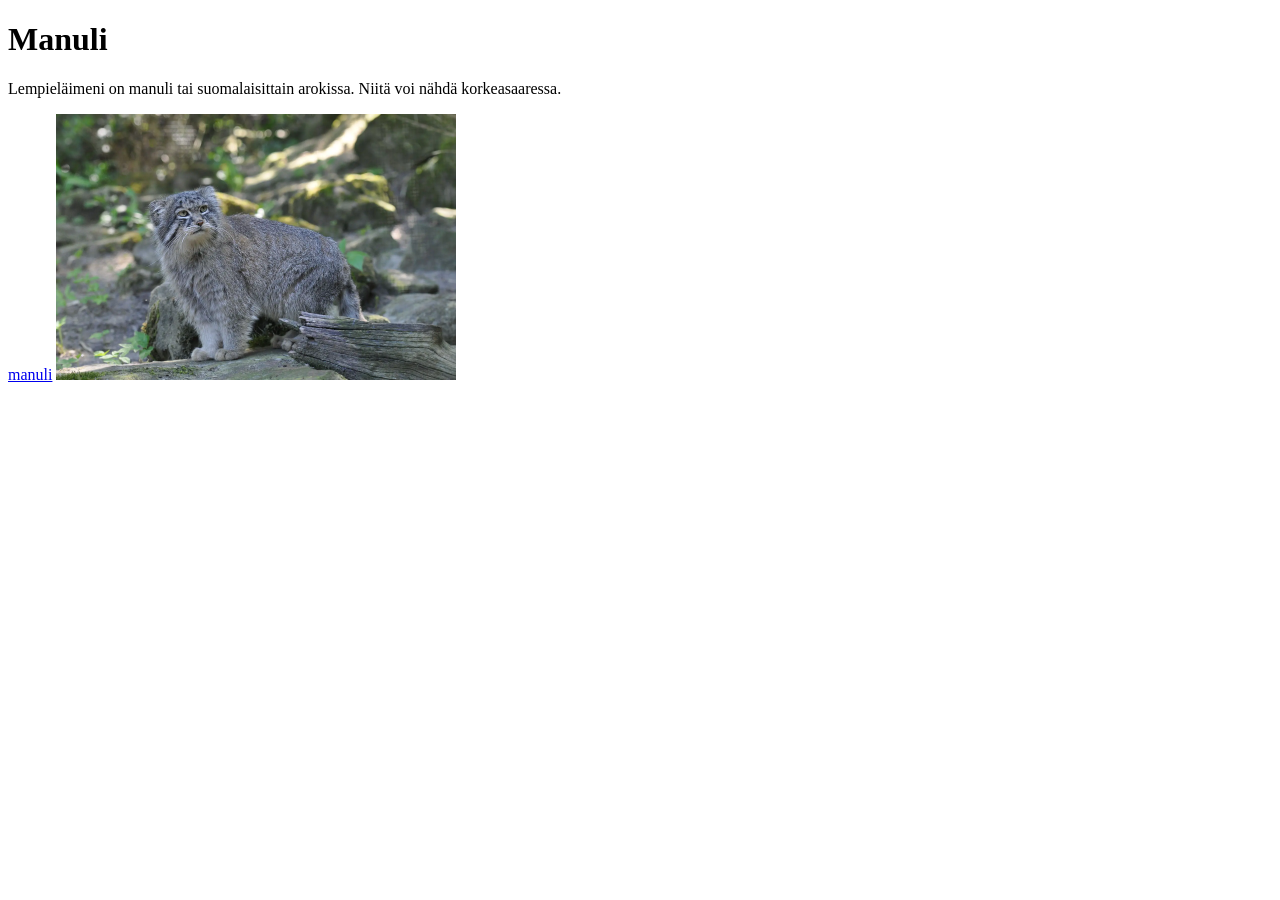
<file: workshop-01/index.html>
<!DOCTYPE html>
<html lang="fi">
<head>
    <meta charset="UTF-8">
    <title>lempieläimeni</title>
</head>
<body>
    <h1>Manuli</h1>

    <p>Lempieläimeni on manuli tai suomalaisittain arokissa. Niitä voi nähdä korkeasaaressa.</p>

    <a href="https://fi.wikipedia.org/wiki/Arokissa" target="_blank">manuli</a>

    <img src="pallass-cat.webp" alt="kissa" width="400">

</body>
</html>
</file>
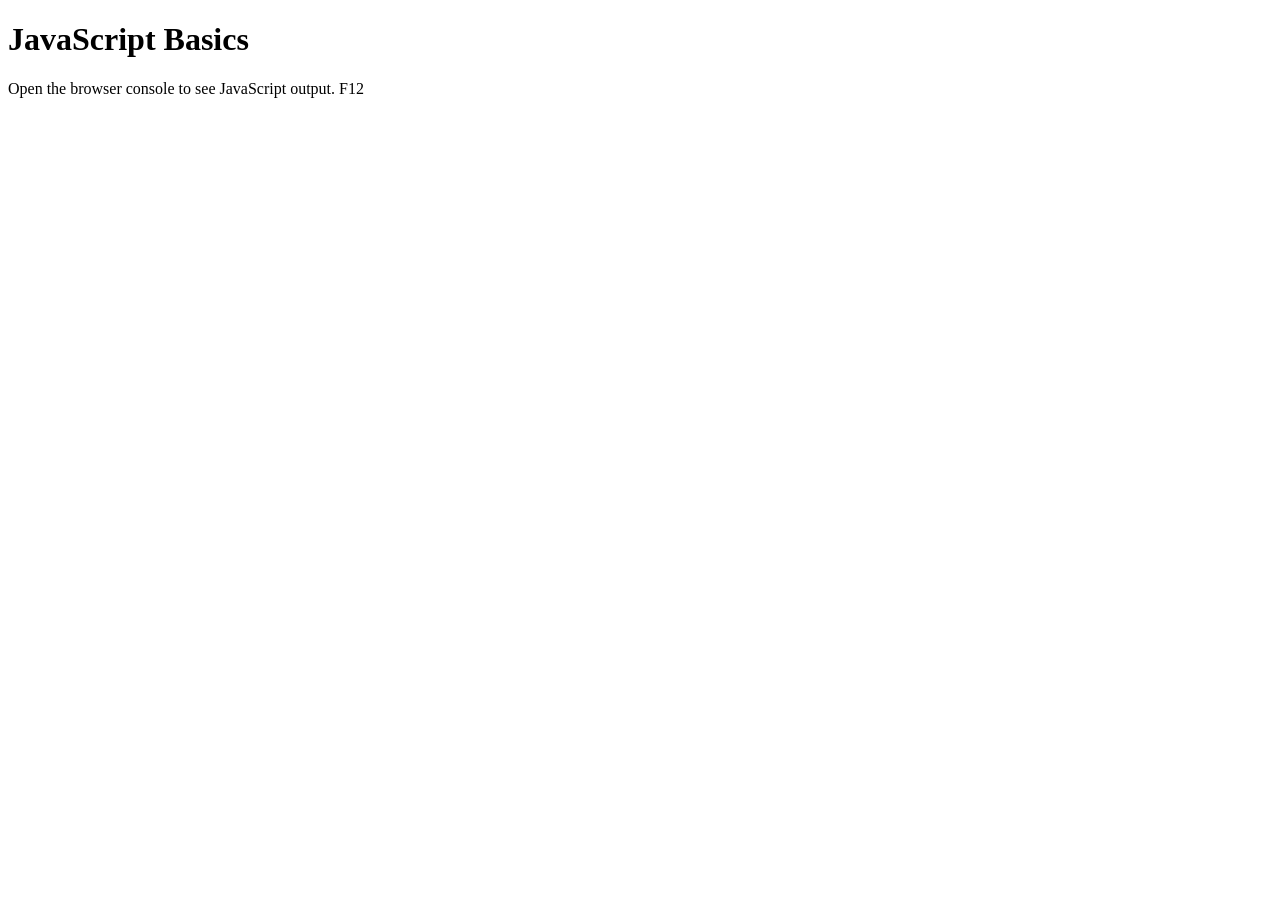
<file: workshop-02/index.html>
<!DOCTYPE html>
<html lang="en">
<head>
    <meta charset="UTF-8">
    <meta name="viewport" content="width=device-width, initial-scale=1.0">
    <title>JavaScript Basics</title>
</head>

<body>

    <h1>JavaScript Basics</h1>
    <p>Open the browser console to see JavaScript output. F12</p>

    <!--Link to JavaScript file-->
    <script src="js/script.js"></script>
    
</body>
</html>
</file>
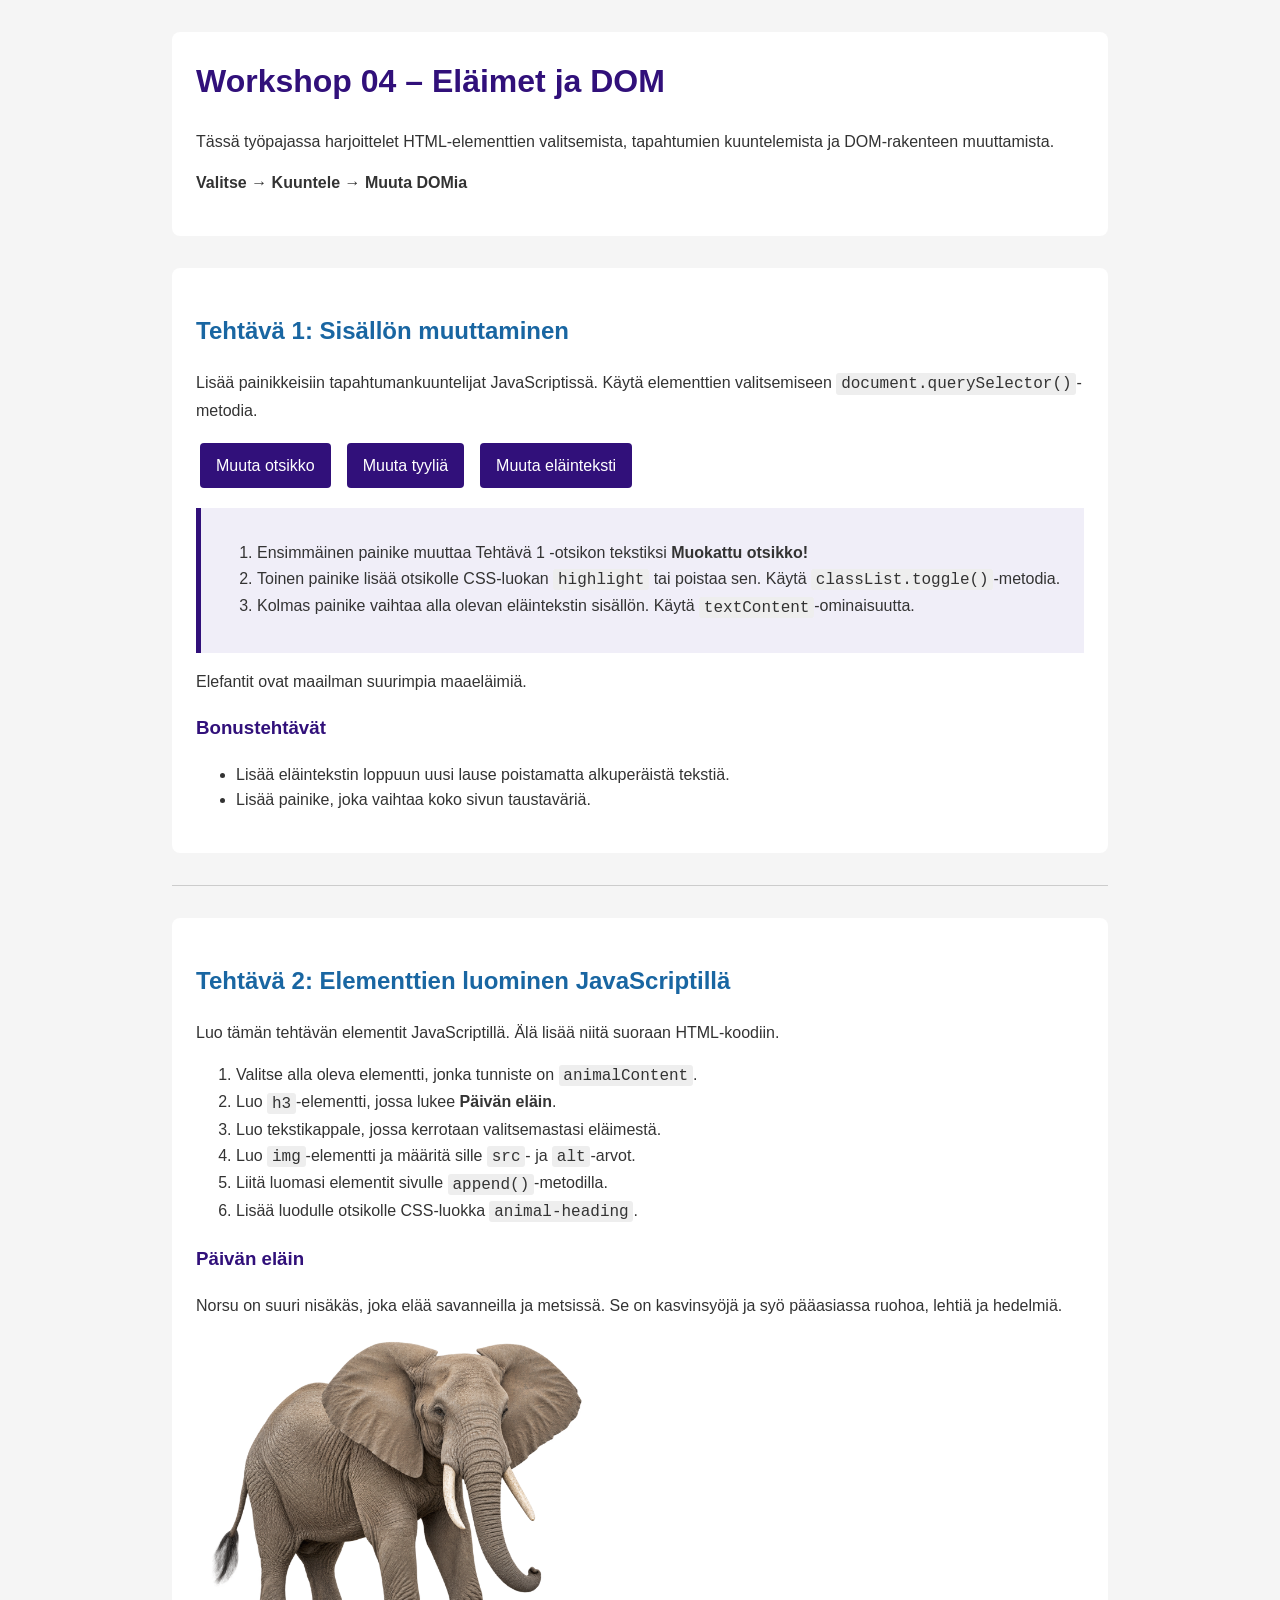
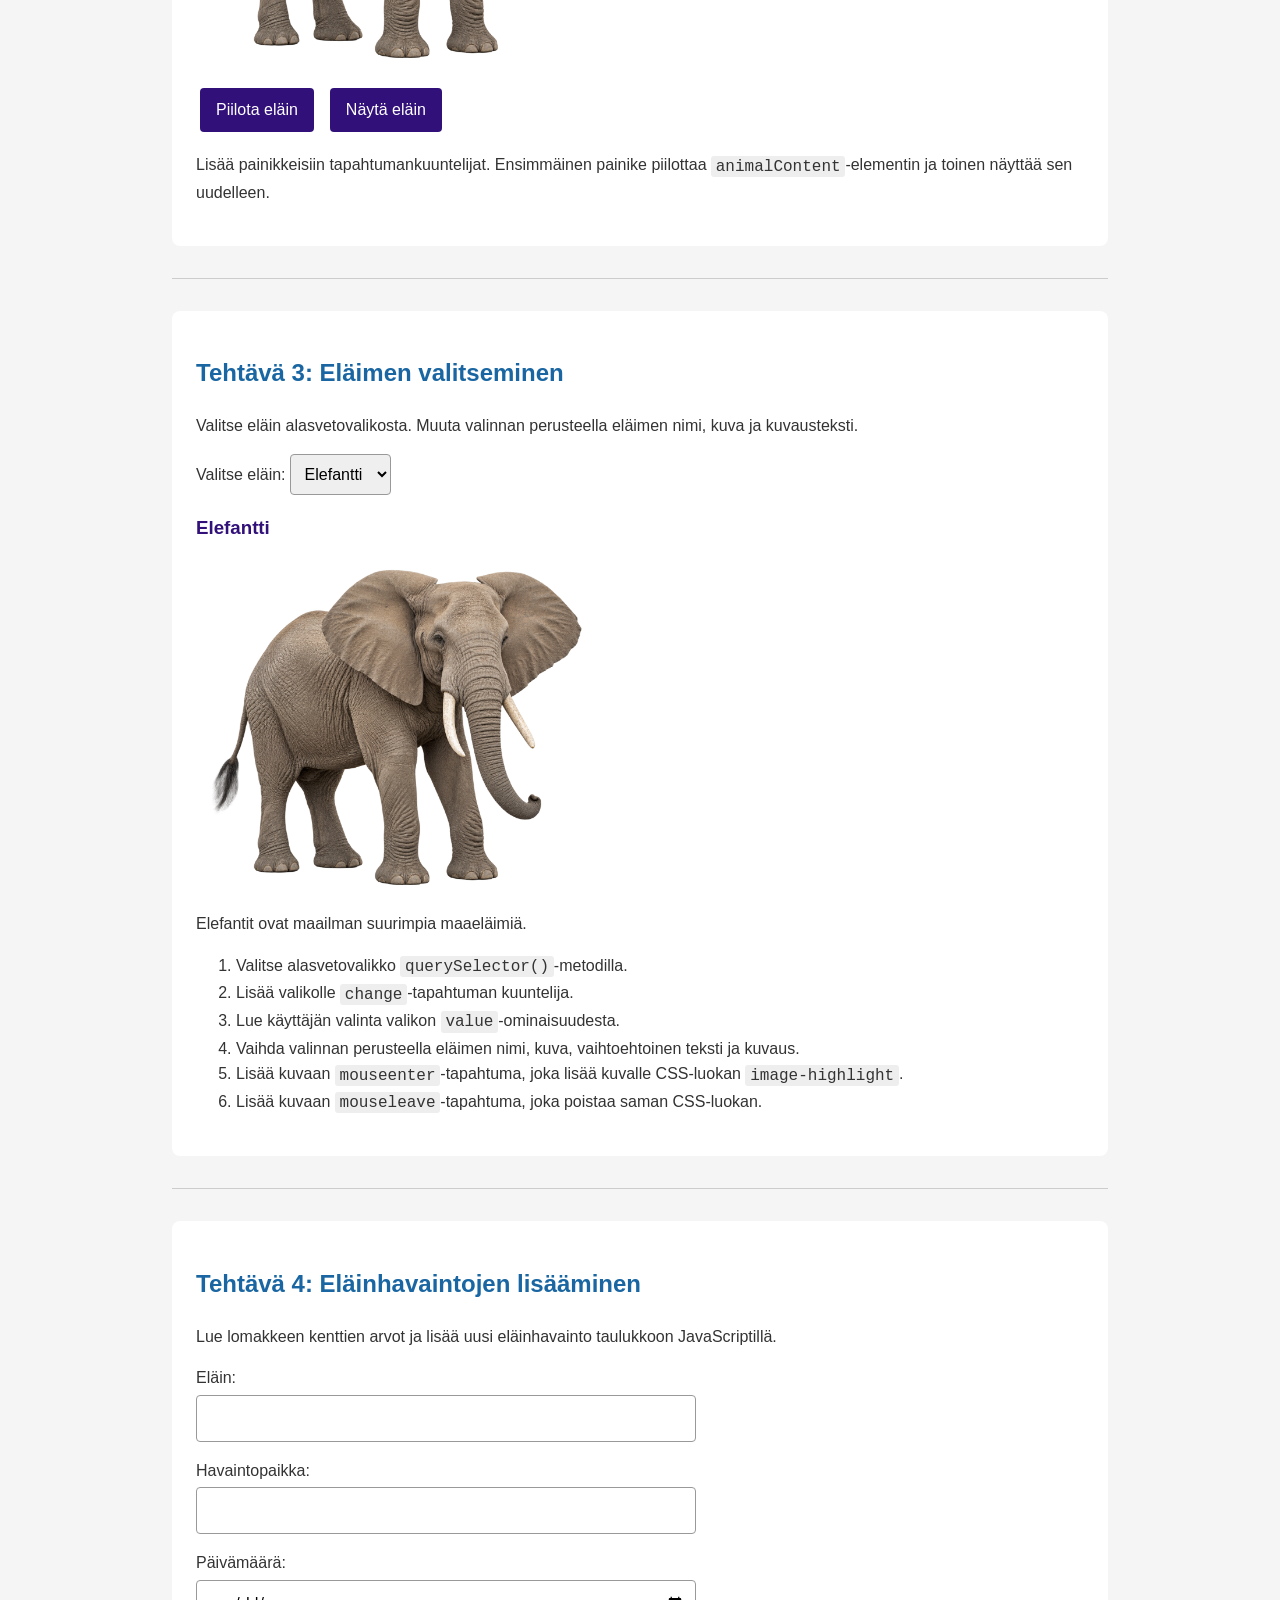
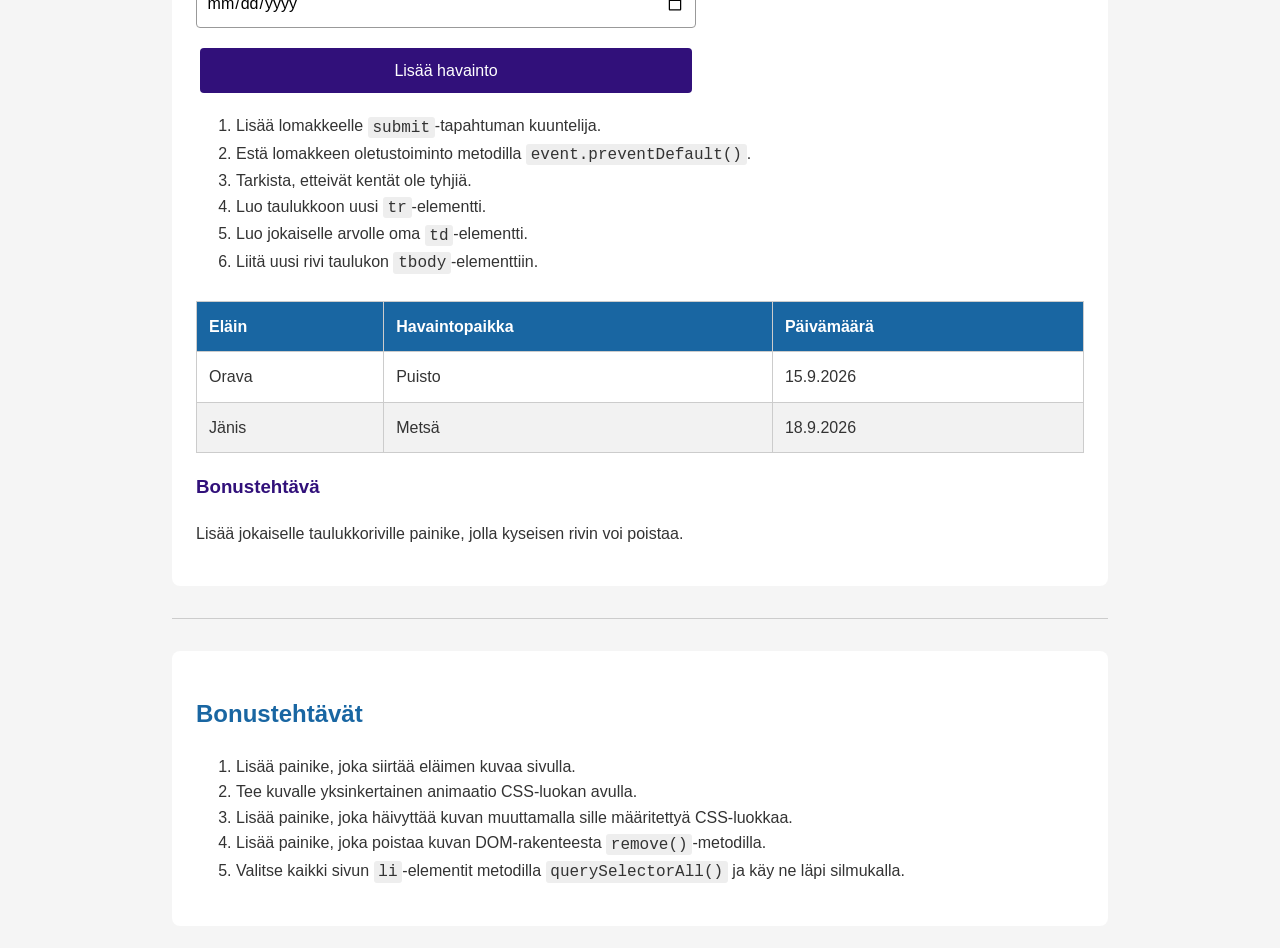
<file: workshop-04/index.html>
<!DOCTYPE html>
<html lang="fi">

<head>
    <meta charset="UTF-8">
    <meta name="viewport" content="width=device-width, initial-scale=1.0">

    <title>Workshop 04 – DOM-skriptaus</title>

    <link rel="stylesheet" href="styles.css">
    <script src="script.js" defer></script>
</head>

<body>
    <header>
        <h1 id="mainHeading">Workshop 04 – Eläimet ja DOM</h1>

        <p>
            Tässä työpajassa harjoittelet HTML-elementtien valitsemista,
            tapahtumien kuuntelemista ja DOM-rakenteen muuttamista.
        </p>

        <p>
            <strong>Valitse → Kuuntele → Muuta DOMia</strong>
        </p>
    </header>

    <main>
        <!-- TEHTÄVÄ 1 -->
        <section>
            <h2 id="taskOneHeading">Tehtävä 1: Sisällön muuttaminen</h2>

            <p>
                Lisää painikkeisiin tapahtumankuuntelijat JavaScriptissä.
                Käytä elementtien valitsemiseen
                <code>document.querySelector()</code>-metodia.
            </p>

            <div class="buttons">
                <button id="changeHeadingButton">
                    Muuta otsikko
                </button>

                <button id="changeStyleButton">
                    Muuta tyyliä
                </button>

                <button id="changeTextButton">
                    Muuta eläinteksti
                </button>
            </div>

            <div class="instructions">
                <ol>
                    <li>
                        Ensimmäinen painike muuttaa Tehtävä 1 -otsikon tekstiksi
                        <strong>Muokattu otsikko!</strong>
                    </li>

                    <li>
                        Toinen painike lisää otsikolle CSS-luokan
                        <code>highlight</code> tai poistaa sen.
                        Käytä <code>classList.toggle()</code>-metodia.
                    </li>

                    <li>
                        Kolmas painike vaihtaa alla olevan eläintekstin sisällön.
                        Käytä <code>textContent</code>-ominaisuutta.
                    </li>
                </ol>
            </div>

            <p id="animalText">
                Elefantit ovat maailman suurimpia maaeläimiä.
            </p>

            <h3>Bonustehtävät</h3>

            <ul>
                <li>
                    Lisää eläintekstin loppuun uusi lause poistamatta
                    alkuperäistä tekstiä.
                </li>

                <li>
                    Lisää painike, joka vaihtaa koko sivun taustaväriä.
                </li>
            </ul>
        </section>

        <hr>

        <!-- TEHTÄVÄ 2 -->
        <section>
            <h2>Tehtävä 2: Elementtien luominen JavaScriptillä</h2>

            <p>
                Luo tämän tehtävän elementit JavaScriptillä. Älä lisää niitä
                suoraan HTML-koodiin.
            </p>

            <ol>
                <li>
                    Valitse alla oleva elementti, jonka tunniste on
                    <code>animalContent</code>.
                </li>

                <li>
                    Luo <code>h3</code>-elementti, jossa lukee
                    <strong>Päivän eläin</strong>.
                </li>

                <li>
                    Luo tekstikappale, jossa kerrotaan valitsemastasi eläimestä.
                </li>

                <li>
                    Luo <code>img</code>-elementti ja määritä sille
                    <code>src</code>- ja <code>alt</code>-arvot.
                </li>

                <li>
                    Liitä luomasi elementit sivulle
                    <code>append()</code>-metodilla.
                </li>

                <li>
                    Lisää luodulle otsikolle CSS-luokka
                    <code>animal-heading</code>.
                </li>
            </ol>

            <div id="animalContent"></div>

            <div class="buttons">
                <button id="hideAnimalButton">
                    Piilota eläin
                </button>

                <button id="showAnimalButton">
                    Näytä eläin
                </button>
            </div>

            <p>
                Lisää painikkeisiin tapahtumankuuntelijat. Ensimmäinen painike
                piilottaa <code>animalContent</code>-elementin ja toinen näyttää
                sen uudelleen.
            </p>
        </section>

        <hr>

        <!-- TEHTÄVÄ 3 -->
        <section>
            <h2>Tehtävä 3: Eläimen valitseminen</h2>

            <p>
                Valitse eläin alasvetovalikosta. Muuta valinnan perusteella
                eläimen nimi, kuva ja kuvausteksti.
            </p>

            <label for="animalSelect">Valitse eläin:</label>

            <select id="animalSelect">
                <option value="elephant">Elefantti</option>
                <option value="tiger">Tiikeri</option>
                <option value="penguin">Pingviini</option>
                <option value="panda">Panda</option>
            </select>

            <article id="selectedAnimal">
                <h3 id="animalName">Elefantti</h3>

                <img
                    id="animalImage"
                    src="images/elephant.png"
                    alt="Elefantti"
                >

                <p id="animalDescription">
                    Elefantit ovat maailman suurimpia maaeläimiä.
                </p>
            </article>

            <ol>
                <li>
                    Valitse alasvetovalikko
                    <code>querySelector()</code>-metodilla.
                </li>

                <li>
                    Lisää valikolle <code>change</code>-tapahtuman kuuntelija.
                </li>

                <li>
                    Lue käyttäjän valinta valikon
                    <code>value</code>-ominaisuudesta.
                </li>

                <li>
                    Vaihda valinnan perusteella eläimen nimi, kuva,
                    vaihtoehtoinen teksti ja kuvaus.
                </li>

                <li>
                    Lisää kuvaan <code>mouseenter</code>-tapahtuma, joka lisää
                    kuvalle CSS-luokan <code>image-highlight</code>.
                </li>

                <li>
                    Lisää kuvaan <code>mouseleave</code>-tapahtuma, joka poistaa
                    saman CSS-luokan.
                </li>
            </ol>
        </section>

        <hr>

        <!-- TEHTÄVÄ 4 -->
        <section>
            <h2>Tehtävä 4: Eläinhavaintojen lisääminen</h2>

            <p>
                Lue lomakkeen kenttien arvot ja lisää uusi eläinhavainto
                taulukkoon JavaScriptillä.
            </p>

            <form id="animalForm">
                <div>
                    <label for="observationAnimal">Eläin:</label>

                    <input
                        type="text"
                        id="observationAnimal"
                        name="observationAnimal"
                    >
                </div>

                <div>
                    <label for="observationLocation">Havaintopaikka:</label>

                    <input
                        type="text"
                        id="observationLocation"
                        name="observationLocation"
                    >
                </div>

                <div>
                    <label for="observationDate">Päivämäärä:</label>

                    <input
                        type="date"
                        id="observationDate"
                        name="observationDate"
                    >
                </div>

                <button id="submitObservation" type="submit">
                    Lisää havainto
                </button>
            </form>

            <ol>
                <li>
                    Lisää lomakkeelle <code>submit</code>-tapahtuman kuuntelija.
                </li>

                <li>
                    Estä lomakkeen oletustoiminto metodilla
                    <code>event.preventDefault()</code>.
                </li>

                <li>
                    Tarkista, etteivät kentät ole tyhjiä.
                </li>

                <li>
                    Luo taulukkoon uusi <code>tr</code>-elementti.
                </li>

                <li>
                    Luo jokaiselle arvolle oma <code>td</code>-elementti.
                </li>

                <li>
                    Liitä uusi rivi taulukon <code>tbody</code>-elementtiin.
                </li>
            </ol>

            <table id="observationTable">
                <thead>
                    <tr>
                        <th>Eläin</th>
                        <th>Havaintopaikka</th>
                        <th>Päivämäärä</th>
                    </tr>
                </thead>

                <tbody id="observationTableBody">
                    <tr>
                        <td>Orava</td>
                        <td>Puisto</td>
                        <td>15.9.2026</td>
                    </tr>

                    <tr>
                        <td>Jänis</td>
                        <td>Metsä</td>
                        <td>18.9.2026</td>
                    </tr>
                </tbody>
            </table>

            <h3>Bonustehtävä</h3>

            <p>
                Lisää jokaiselle taulukkoriville painike, jolla kyseisen rivin
                voi poistaa.
            </p>
        </section>

        <hr>

        <!-- BONUSTEHTÄVÄT -->
        <section>
            <h2>Bonustehtävät</h2>

            <ol>
                <li>
                    Lisää painike, joka siirtää eläimen kuvaa sivulla.
                </li>

                <li>
                    Tee kuvalle yksinkertainen animaatio CSS-luokan avulla.
                </li>

                <li>
                    Lisää painike, joka häivyttää kuvan muuttamalla sille
                    määritettyä CSS-luokkaa.
                </li>

                <li>
                    Lisää painike, joka poistaa kuvan DOM-rakenteesta
                    <code>remove()</code>-metodilla.
                </li>

                <li>
                    Valitse kaikki sivun <code>li</code>-elementit metodilla
                    <code>querySelectorAll()</code> ja käy ne läpi silmukalla.
                </li>
            </ol>
        </section>
    </main>
</body>

</html>
</file>
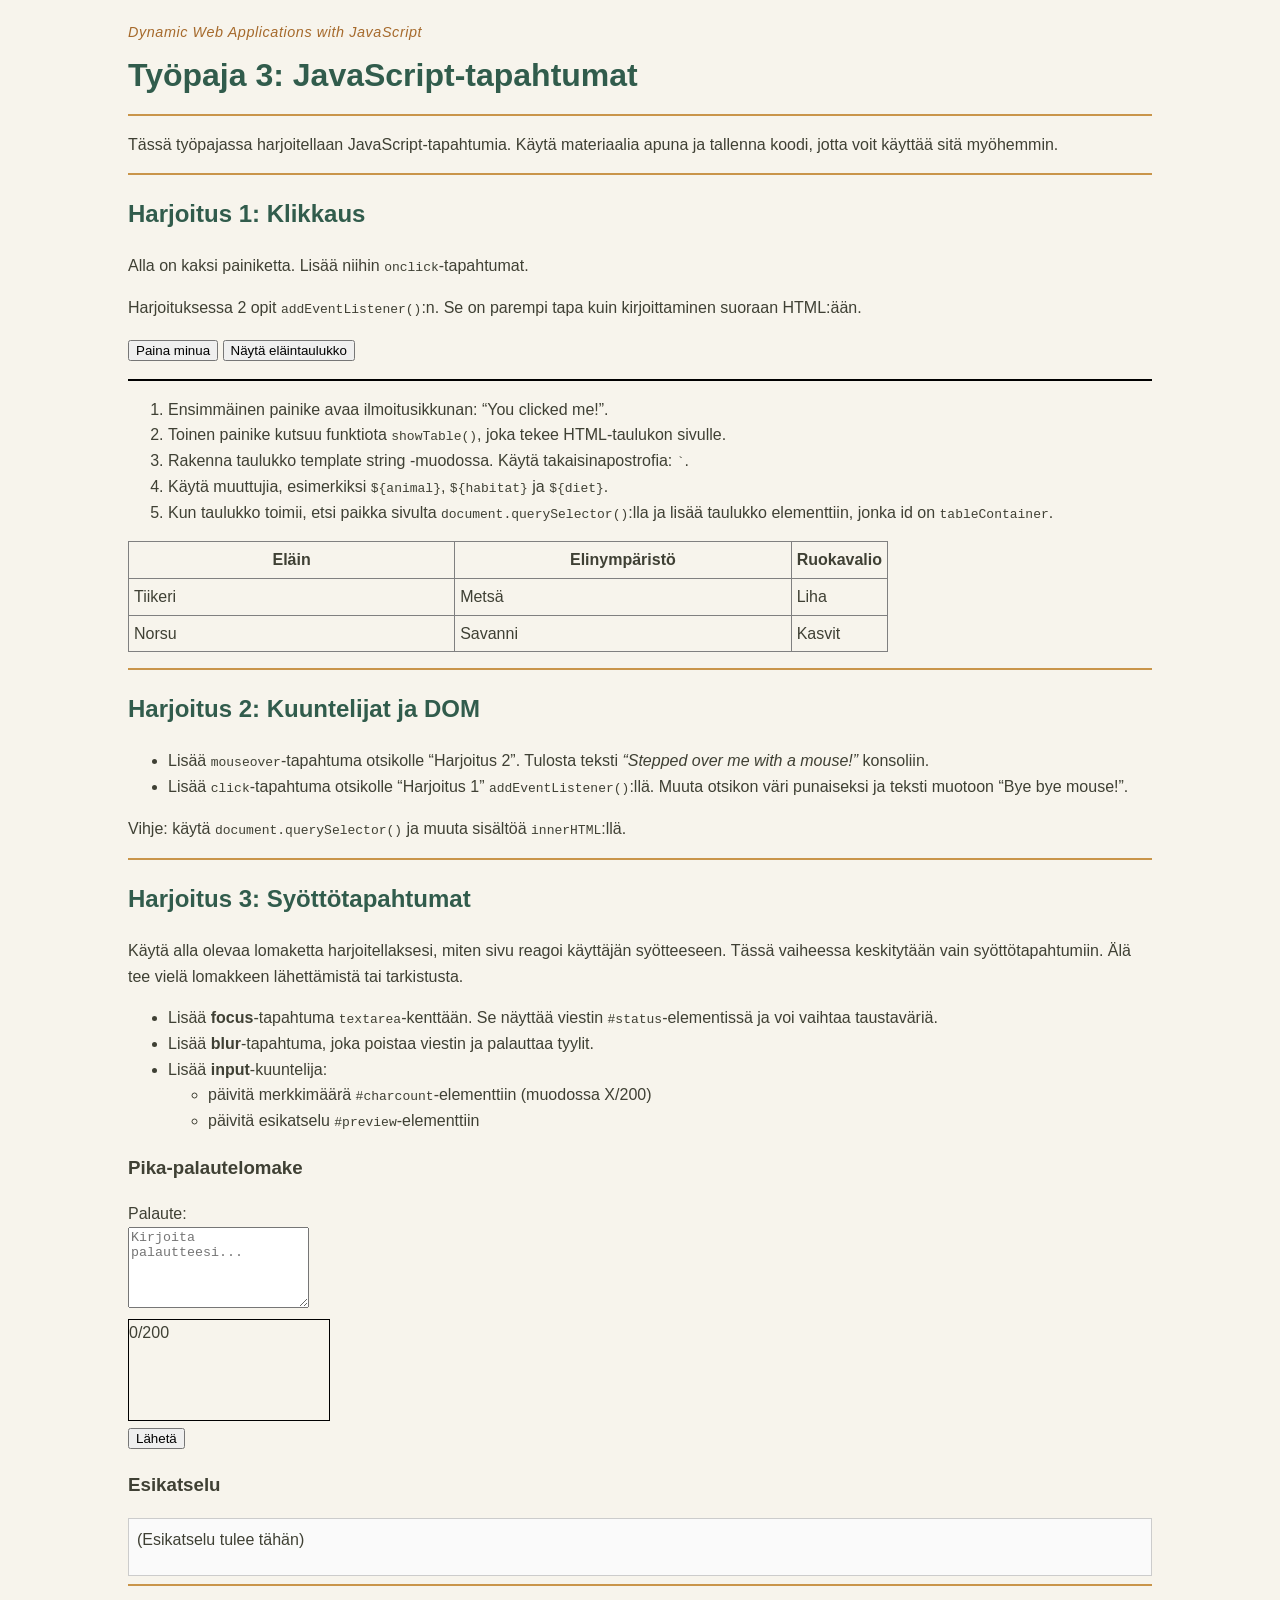
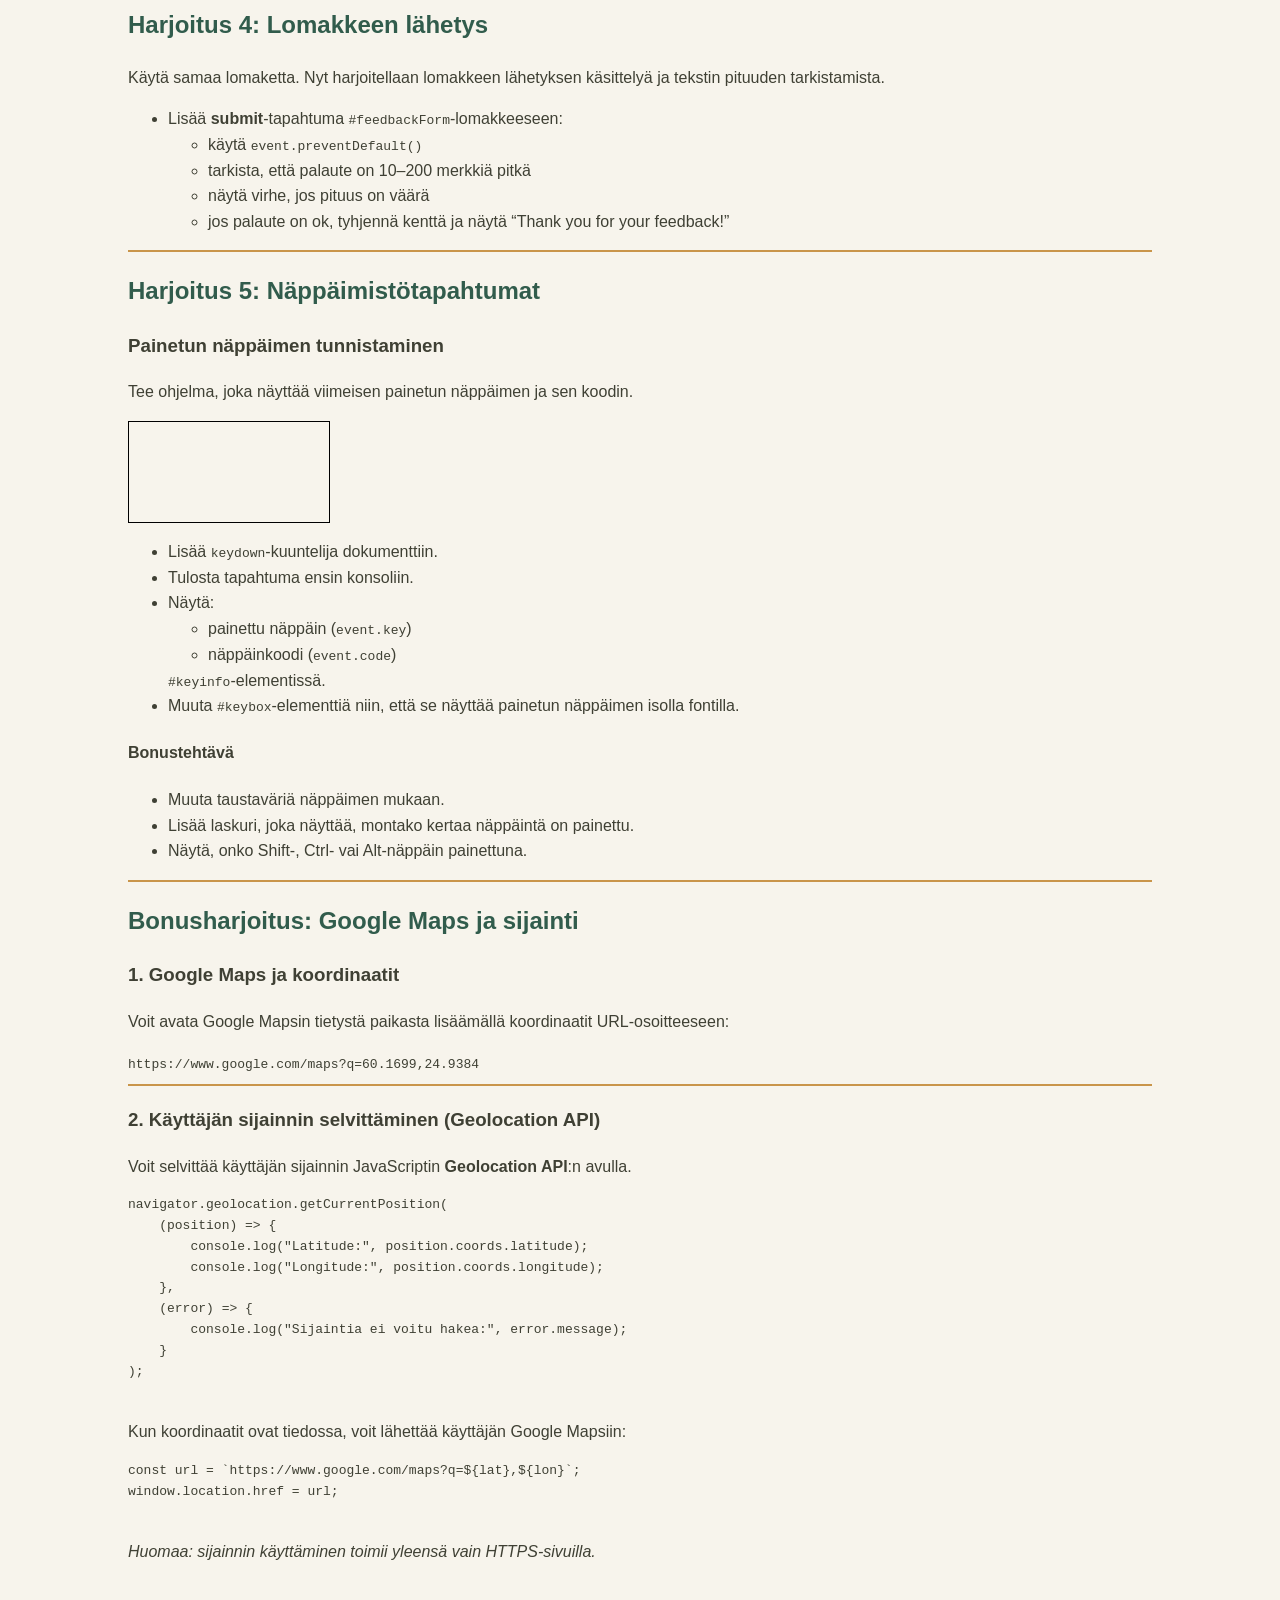
<file: workshop-03/Workshop03-Fin.html>
<!DOCTYPE html>
<html lang="fi">
<head>
    <meta charset="utf-8">
    <title>Työpaja 3</title>
    <link rel="stylesheet" href="css/styles.css">
    <script src="js/script.js" defer></script>
</head>

<body class="ws3">
    <h1>Työpaja 3: JavaScript-tapahtumat</h1>
    <hr>
    <p>
        Tässä työpajassa harjoitellaan JavaScript-tapahtumia.
        Käytä materiaalia apuna ja tallenna koodi, jotta voit käyttää sitä myöhemmin.
    </p>
    <hr>

    <!-- Harjoitus 1 -->
    <h2 id="harjoitus-1">Harjoitus 1: Klikkaus</h2>
    <p>Alla on kaksi painiketta. Lisää niihin <code>onclick</code>-tapahtumat.</p>
    <p>Harjoituksessa 2 opit <code>addEventListener()</code>:n. Se on parempi tapa kuin kirjoittaminen suoraan HTML:ään.</p>

    <p>
        <button id="button" onclick="alert('You clicked me!')">Paina minua</button>
        <button id="button2" onclick="showTable()">Näytä eläintaulukko</button>
    </p>

    <div id="tableContainer"></div>

    <ol>
        <li>Ensimmäinen painike avaa ilmoitusikkunan: “You clicked me!”.</li>
        <li>Toinen painike kutsuu funktiota <code>showTable()</code>, joka tekee HTML-taulukon sivulle.</li>
        <li>Rakenna taulukko template string -muodossa. Käytä takaisinapostrofia: <code>`</code>.</li>
        <li>Käytä muuttujia, esimerkiksi <code>${animal}</code>, <code>${habitat}</code> ja <code>${diet}</code>.</li>
        <li>Kun taulukko toimii, etsi paikka sivulta <code>document.querySelector()</code>:lla ja lisää taulukko elementtiin, jonka id on <code>tableContainer</code>.</li>
    </ol>

    <table id="example" class="display">
        <thead>
            <tr>
                <th>Eläin</th>
                <th>Elinympäristö</th>
                <th>Ruokavalio</th>
            </tr>
        </thead>
        <tbody>
            <tr>
                <td>Tiikeri</td>
                <td>Metsä</td>
                <td>Liha</td>
            </tr>
            <tr>
                <td>Norsu</td>
                <td>Savanni</td>
                <td>Kasvit</td>
            </tr>
        </tbody>
    </table>

    <hr>

    <!-- Harjoitus 2 -->
    <h2 id="harjoitus-2" onmouseover="console.log('Stepped over me with a mouse!')">Harjoitus 2: Kuuntelijat ja DOM</h2>
    <ul>
        <li>Lisää <code>mouseover</code>-tapahtuma otsikolle “Harjoitus 2”. Tulosta teksti <em>“Stepped over me with a mouse!”</em> konsoliin.</li>
        <li>Lisää <code>click</code>-tapahtuma otsikolle “Harjoitus 1” <code>addEventListener()</code>:llä. Muuta otsikon väri punaiseksi ja teksti muotoon “Bye bye mouse!”.</li>
    </ul>
    <p>Vihje: käytä <code>document.querySelector()</code> ja muuta sisältöä <code>innerHTML</code>:llä.</p>

    <hr>

    <!-- Harjoitus 3 -->
    <h2>Harjoitus 3: Syöttötapahtumat</h2>
    <p>
        Käytä alla olevaa lomaketta harjoitellaksesi, miten sivu reagoi käyttäjän syötteeseen.
        Tässä vaiheessa keskitytään vain syöttötapahtumiin. Älä tee vielä lomakkeen lähettämistä tai tarkistusta.
    </p>

    <ul>
        <li>Lisää <strong>focus</strong>-tapahtuma <code>textarea</code>-kenttään. Se näyttää viestin <code>#status</code>-elementissä ja voi vaihtaa taustaväriä.</li>
        <li>Lisää <strong>blur</strong>-tapahtuma, joka poistaa viestin ja palauttaa tyylit.</li>
        <li>Lisää <strong>input</strong>-kuuntelija:
            <ul>
                <li>päivitä merkkimäärä <code>#charcount</code>-elementtiin (muodossa X/200)</li>
                <li>päivitä esikatselu <code>#preview</code>-elementtiin</li>
            </ul>
        </li>
    </ul>

    <h3>Pika-palautelomake</h3>

    <form id="feedbackForm" novalidate>
        <label for="feedback">Palaute:</label><br>
        <textarea id="feedback" placeholder="Kirjoita palautteesi..." rows="5"></textarea><br>

        <div style="margin: 4px 0;">
            <span id="charcount">0/200</span>
            <span id="status" aria-live="polite" style="margin-left: 8px; color: #666;"></span>
        </div>

        <button id="sendBtn" type="submit">Lähetä</button>
    </form>

    <h3>Esikatselu</h3>
    <div id="preview" style="border: 1px solid #ccc; padding: 8px; min-height: 40px; background: #fafafa;">
        (Esikatselu tulee tähän)
    </div>

    <hr>

    <!-- Harjoitus 4 -->
    <h2>Harjoitus 4: Lomakkeen lähetys</h2>
    <p>
        Käytä samaa lomaketta. Nyt harjoitellaan lomakkeen lähetyksen käsittelyä ja tekstin pituuden tarkistamista.
    </p>

    <ul>
        <li>Lisää <strong>submit</strong>-tapahtuma <code>#feedbackForm</code>-lomakkeeseen:
            <ul>
                <li>käytä <code>event.preventDefault()</code></li>
                <li>tarkista, että palaute on 10–200 merkkiä pitkä</li>
                <li>näytä virhe, jos pituus on väärä</li>
                <li>jos palaute on ok, tyhjennä kenttä ja näytä “Thank you for your feedback!”</li>
            </ul>
        </li>
    </ul>

    <hr>

    <!-- Harjoitus 5 -->
    <h2>Harjoitus 5: Näppäimistötapahtumat</h2>

    <h3>Painetun näppäimen tunnistaminen</h3>

    <p>
        Tee ohjelma, joka näyttää viimeisen painetun näppäimen ja sen koodin.
    </p>

    <div id="keybox" class="keybox"> </div>
        
        
    </div>

    <p id="keyinfo"></p>

    <ul>
        <li>Lisää <code>keydown</code>-kuuntelija dokumenttiin.</li>
        <li>Tulosta tapahtuma ensin konsoliin.</li>
        <li>Näytä:
            <ul>
                <li>painettu näppäin (<code>event.key</code>)</li>
                <li>näppäinkoodi (<code>event.code</code>)</li>
            </ul>
            <code>#keyinfo</code>-elementissä.
        </li>
        <li>
            Muuta <code>#keybox</code>-elementtiä niin, että se näyttää painetun näppäimen isolla fontilla.
        </li>
    </ul>

    <h4>Bonustehtävä</h4>
    <ul>
        <li>Muuta taustaväriä näppäimen mukaan.</li>
        <li>Lisää laskuri, joka näyttää, montako kertaa näppäintä on painettu.</li>
        <li>Näytä, onko Shift-, Ctrl- vai Alt-näppäin painettuna.</li>
    </ul>

    <hr>

    <!-- Bonusharjoitus -->
    <h2>Bonusharjoitus: Google Maps ja sijainti</h2>

    <h3>1. Google Maps ja koordinaatit</h3>
    <p>
        Voit avata Google Mapsin tietystä paikasta lisäämällä koordinaatit URL-osoitteeseen:
    </p>
    <code>https://www.google.com/maps?q=60.1699,24.9384</code>

    <hr>

    <h3>2. Käyttäjän sijainnin selvittäminen (Geolocation API)</h3>
    <p>
        Voit selvittää käyttäjän sijainnin JavaScriptin <strong>Geolocation API</strong>:n avulla.
    </p>

    <pre>
navigator.geolocation.getCurrentPosition(
    (position) => {
        console.log("Latitude:", position.coords.latitude);
        console.log("Longitude:", position.coords.longitude);
    },
    (error) => {
        console.log("Sijaintia ei voitu hakea:", error.message);
    }
);
    </pre>

    <p>Kun koordinaatit ovat tiedossa, voit lähettää käyttäjän Google Mapsiin:</p>

    <pre>
const url = `https://www.google.com/maps?q=${lat},${lon}`;
window.location.href = url;
    </pre>

    <p><em>Huomaa: sijainnin käyttäminen toimii yleensä vain HTTPS-sivuilla.</em></p>

</body>
</html>
</file>
<file: workshop-04/styles.css>
* {
    box-sizing: border-box;
}

body {
    max-width: 1000px;
    margin: 0 auto;
    padding: 2rem;

    font-family: "Trebuchet MS", Helvetica, sans-serif;
    line-height: 1.6;
    color: #333333;
    background-color: #f5f5f5;
}

header,
section {
    margin-bottom: 2rem;
    padding: 1.5rem;

    background-color: white;
    border-radius: 8px;
}

h1 {
    margin-top: 0;
    color: #31107a;
}

h2 {
    color: #1966a2;
}

h3 {
    color: #31107a;
}

hr {
    margin: 2rem 0;
    border: 0;
    border-top: 1px solid #cccccc;
}

button {
    margin: 0.25rem;
    padding: 0.6rem 1rem;

    font: inherit;
    color: white;
    background-color: #31107a;

    border: 0;
    border-radius: 4px;
    cursor: pointer;
}

button:hover {
    background-color: #5631a5;
}

button:focus-visible,
input:focus-visible,
select:focus-visible {
    outline: 3px solid #28a78e;
    outline-offset: 2px;
}

.buttons {
    display: flex;
    flex-wrap: wrap;
    gap: 0.5rem;
    margin: 1rem 0;
}

.instructions {
    padding: 1rem;
    background-color: #f0eef8;
    border-left: 5px solid #31107a;
}

code {
    padding: 0.1rem 0.3rem;
    font-family: Consolas, monospace;
    background-color: #eeeeee;
    border-radius: 3px;
}

.highlight {
    padding: 1rem;
    color: white;
    background-color: #31107a;
}

.animal-heading {
    color: #31107a;
    font-family: Arial, sans-serif;
}

.image-highlight {
    border: 6px solid #31107a;
}

#animalImage,
#animalContent img {
    display: block;
    width: 400px;
    max-width: 100%;
    height: auto;
    margin: 1rem 0;
}

form {
    display: grid;
    gap: 1rem;
    max-width: 500px;
    margin: 1rem 0;
}

form div {
    display: grid;
    gap: 0.25rem;
}

input,
select {
    padding: 0.6rem;
    font: inherit;
    border: 1px solid #999999;
    border-radius: 4px;
}

table {
    width: 100%;
    margin-top: 1.5rem;
    border-collapse: collapse;
}

th,
td {
    padding: 0.75rem;
    text-align: left;
    border: 1px solid #cccccc;
}

th {
    color: white;
    background-color: #1966a2;
}

tbody tr:nth-child(even) {
    background-color: #f2f2f2;
}

@media (max-width: 600px) {
    body {
        padding: 1rem;
    }

    header,
    section {
        padding: 1rem;
    }

    .buttons {
        flex-direction: column;
    }

    button {
        width: 100%;
    }
}
</file>
<file: workshop-03/css/styles.css>
body {
  font-family: "Trebuchet MS", Helvetica, sans-serif;
  color: #333333;
  margin: 20px;
}
.ws3 {
  max-width: 1080px;
  margin: 0 auto;
  padding: 0 28px 40px;
  box-sizing: border-box;
  background: #f7f4ec;
  color: #3f4034;
  line-height: 1.6;
}
h1:before {
  content: "Dynamic Web Applications with JavaScript";
  display: block;
  font-size: 60%;
  font-style: italic;
}
.ws3 h1 {
  margin-bottom: 12px;
  color: #315c4c;
  font-size: 2em;
  font-weight: 600;
}
.ws3 h1::before {
  margin-bottom: 6px;
  color: #a66a2c;
  font-size: 45%;
  font-weight: 400;
  letter-spacing: 0.04em;
}
.ws3 h2 {
  color: #315c4c;
}
.ws3 hr {
  border: 0;
  border-top: 2px solid #c9954a;
}
.red-box {
  background: red;
  width: 50px;
  height: 50px;
}
.no-border {
  border: 0;
  height: auto;
  padding: 0;
  margin: 0;
}
.red,
.error,
.error textarea,
.error input {
  border-color: red;
  color: red;
}
div.border {
  border: 1px solid black;
  padding: 5px;
  float: left;
}
.clear {
  clear: both;
}
.ws3 div,
.ws4.div {
  width: 200px;
  height: 100px;
  border: 1px solid black;
}
.ws3 #tableContainer,
.ws3 #preview {
  width: auto;
  height: auto;
}
.ws3 table.display {
  width: 100%;
  max-width: 760px;
  margin: 16px 0;
}
.ws3 pre {
  max-width: 100%;
  overflow-x: auto;
  white-space: pre-wrap;
  overflow-wrap: anywhere;
}
.ws3 table,
.ws3 tr,
.ws3 td {
  margin: 10px;
  padding: 10px;
}
.ws3 table,
.ws3 tr,
.ws3 td,
.ws3 th,
.ws5 table,
.ws5 tr,
.ws5 td {
  border: 1px solid gray;
  width: 50%;
  border-collapse: collapse;
  padding: 5px;
}
table.display {
  width: 80%;
}
.ws4 img {
  position: relative;
  left: 0px;
}
.ws5 div {
  width: 200px;
  margin: 20px;
  padding: 20px;
  border: 1px solid black;
}
.ws5 span {
  display: none;
}
.ws5 .error span {
  display: block;
}
.ws6 div {
  margin-bottom: 10px;
}
.ws6 table,
.ws6 tr,
.ws6 td,
.ws7 table,
.ws7 tr,
.ws7 td {
  border: 1px solid gray;
  width: 50%;
}
.ws7 div {
  min-width: 200px;
  width: auto;
  min-height: 200px;
  height: auto;
  border: 1px solid black;
}
.ws8 table {
  border-collapse: collapse;
  width: 700px;
  border: 1px solid black;
}
.ws8 th,
.ws8 td {
  padding: 4px;
  font-family: Verdana;
  font-size: 12px;
}
.ws8 tr:nth-child(even) {
  background-color: #f2f2f2;
}
.ws8 th,
.ws8 td {
  border: 1px solid #ddd;
}
.ws8 td {
  height: 40px;
  text-align: center;
  vertical-align: middle;
}
.ws8 img {
  width: 100px;
}
#jsondata,
#rawdata,
#weatherdata {
  border: 1px solid black;
  padding: 10px;
}
.ws9 div {
  width: 200px;
  height: 100px;
  border: 1px solid black;
}
#ajax {
  width: 80%;
  height: 500px;
  border: 1px solid black;
  overflow: auto;
  padding: 20px;
}
.ws-9 #main-content {
  width: 100%;
  height: auto;
  border: 0;
}
</file>
